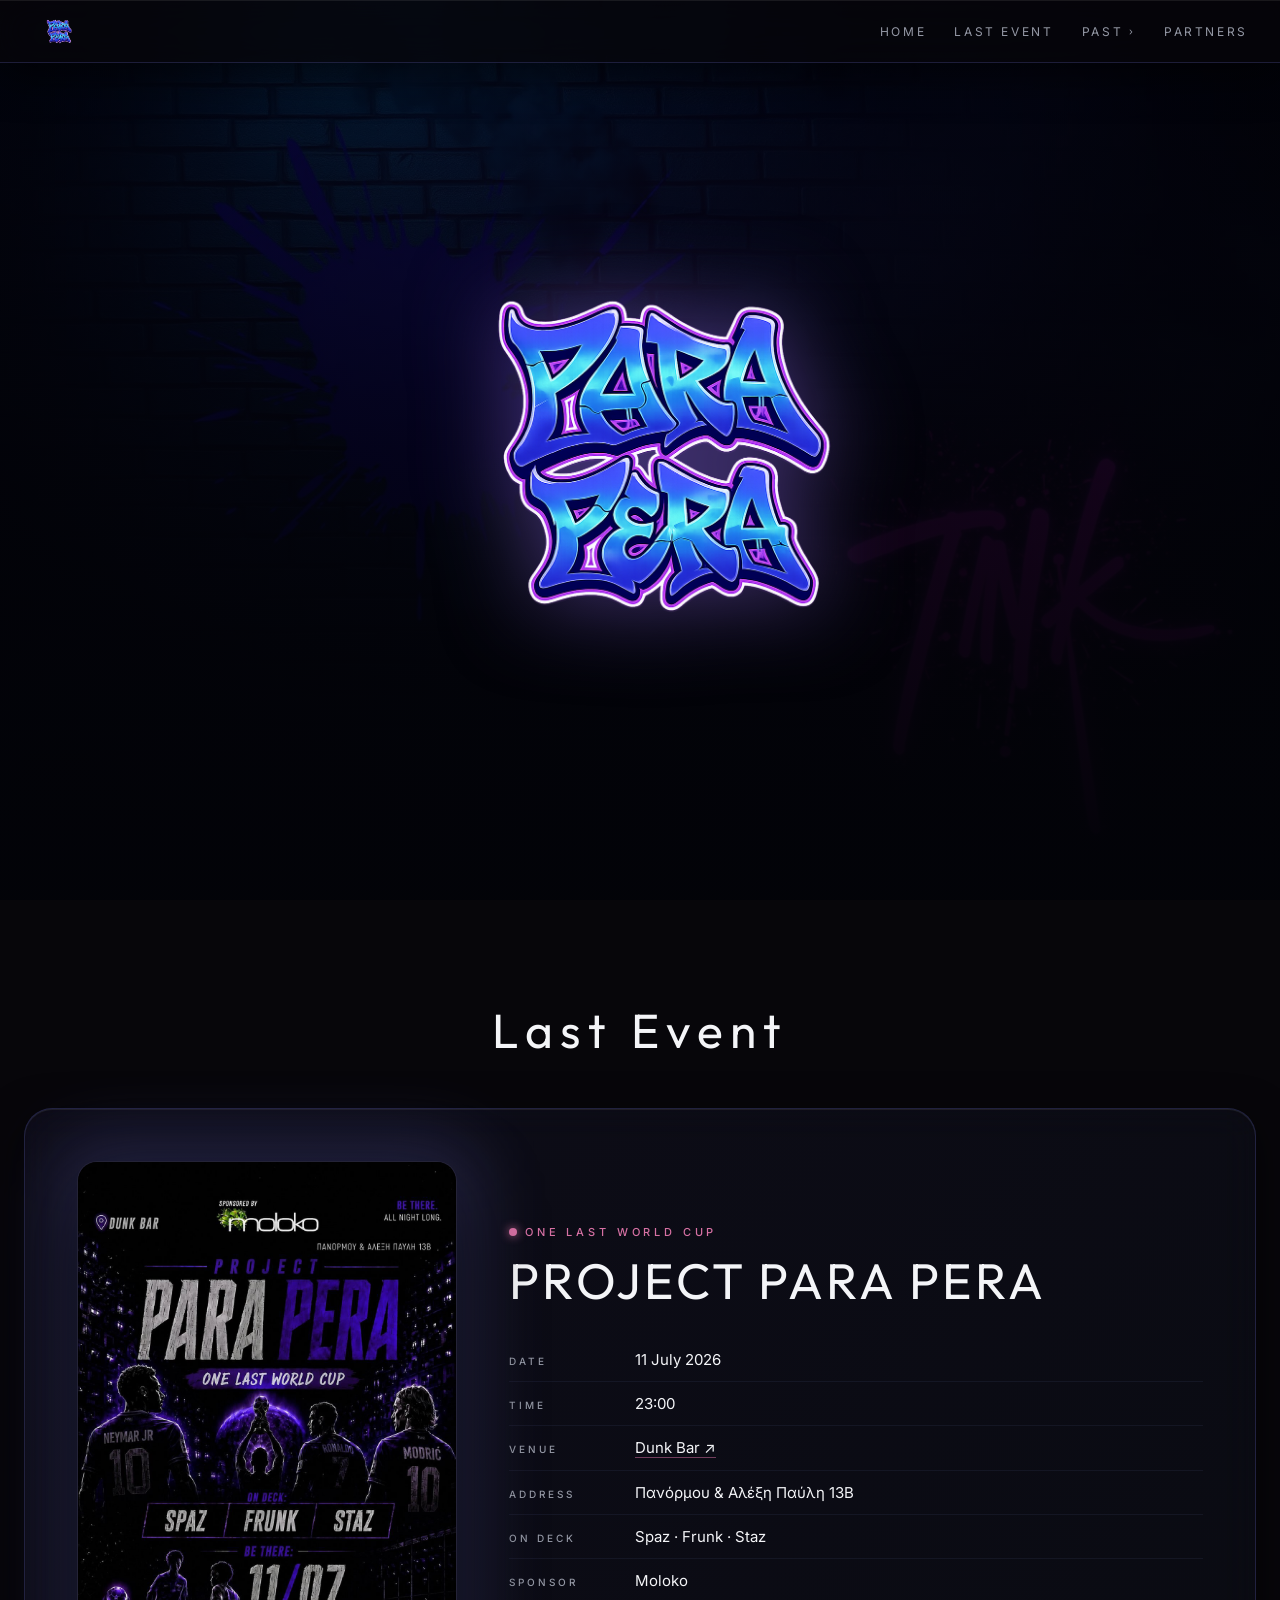
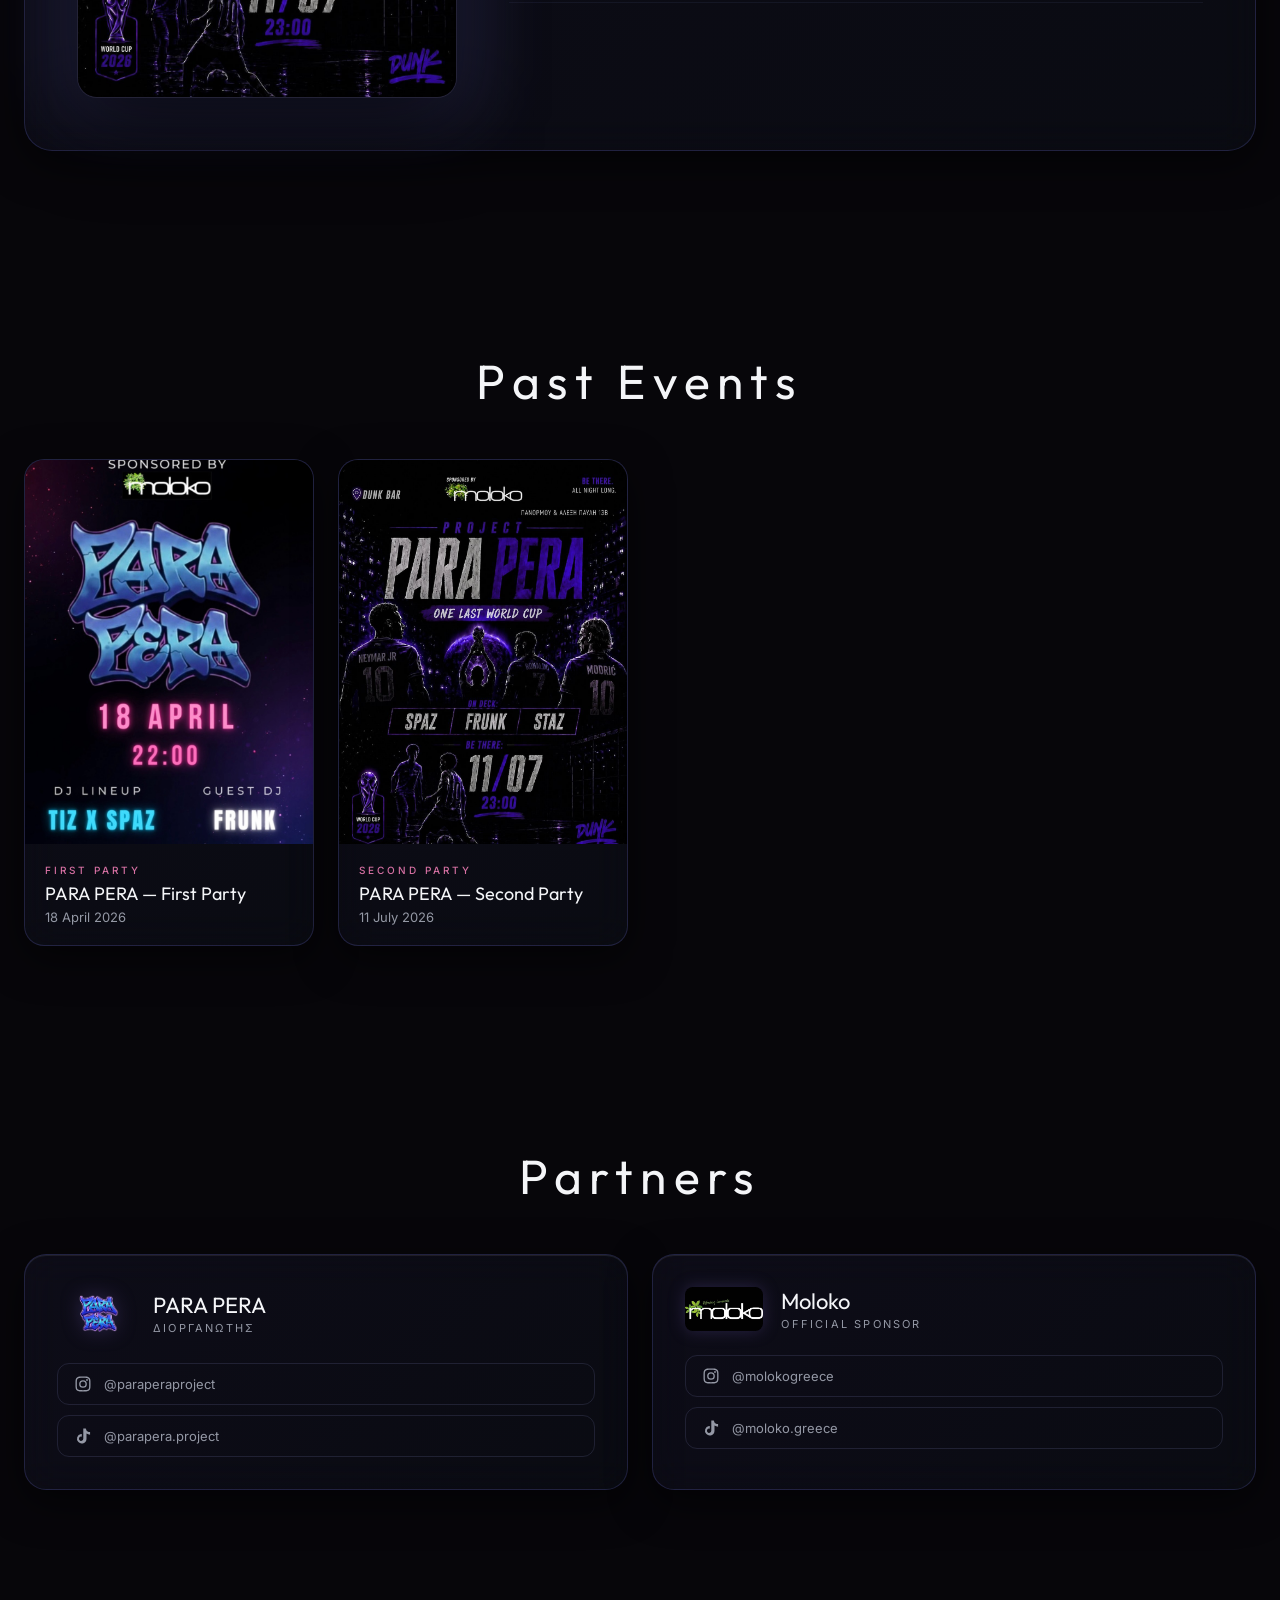
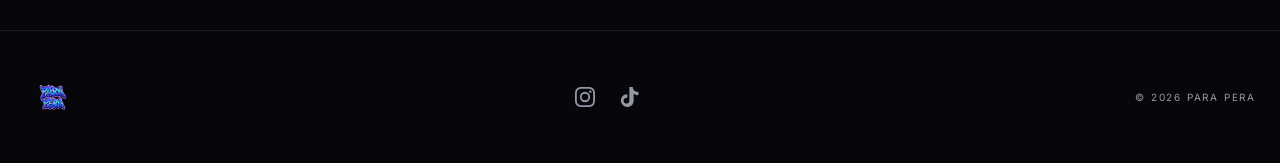
<file: index.html>
<!DOCTYPE html>
<html lang="el">
<head>
<meta charset="UTF-8">
<meta name="viewport" content="width=device-width, initial-scale=1">
<title>PARA PERA PROJECT</title>
<meta name="description" content="Underground luxury nightclub events. Explore the next event, photo gallery, and follow PARA PERA.">
<meta property="og:title" content="PARA PERA PROJECT">
<meta property="og:description" content="Underground luxury nightclub events. Neon nights, unforgettable memories.">
<meta property="og:type" content="website">
<meta name="color-scheme" content="dark">
<meta name="theme-color" content="#07060a">

<!-- CRITICAL: Instant Dark Paint prevents white flash before CSS loads -->
<style>
  :root, html, body {
    background-color: #07060a !important;
    color: #f7f6f9;
    margin: 0;
    padding: 0;
  }
  .hero, .hero-video {
    background-color: #07060a;
  }
</style>

<link rel="preconnect" href="https://fonts.googleapis.com">
<link rel="preconnect" href="https://fonts.gstatic.com" crossorigin>
<link rel="stylesheet" href="https://fonts.googleapis.com/css2?family=Outfit:wght@200;300;400;500;600&family=Inter:wght@300;400;500&display=swap" media="print" onload="this.media='all'">
<noscript>
  <link rel="stylesheet" href="https://fonts.googleapis.com/css2?family=Outfit:wght@200;300;400;500;600&family=Inter:wght@300;400;500&display=swap">
</noscript>
<link rel="stylesheet" href="styles.css">
</head>
<body>

<!-- NAV -->
<header class="site-nav glass-card">
  <div class="nav-inner">
    <a href="#home" class="nav-logo"><img src="logo.png" alt="PARA PERA"></a>
    <nav class="nav-links">
      <a href="#home" class="nav-link">Home</a>
      <a href="#next" class="nav-link">Last Event</a>
      <div class="nav-past" id="navPast">
        <button class="nav-past-trigger" id="navPastTrigger" type="button">Past <span class="chev">›</span></button>
        <div class="glass-card nav-past-menu" id="navPastMenu"></div>
      </div>
      <a href="#partners" class="nav-link">Partners</a>
    </nav>
    <button class="nav-mobile-btn" id="mobileBtn" type="button">Menu</button>
  </div>
  <div class="glass-card nav-mobile-menu" id="mobileMenu">
    <a href="#home" class="nav-link" onclick="closeMobile()">Home</a>
    <a href="#next" class="nav-link" onclick="closeMobile()">Last Event</a>
    <div id="mobilePastList"></div>
    <a href="#partners" class="nav-link" onclick="closeMobile()">Partners</a>
  </div>
</header>

<!-- HERO -->
<section class="hero" id="home">
  <div class="hero-purple-bg"></div>
  <video class="hero-video" autoplay muted loop playsinline poster="hero-bg.jpg">
    <source src="hero.mov" type="video/mp4">
    <source src="hero.mov" type="video/quicktime">
  </video>
  <div class="hero-fade"></div>
  <div class="hero-inner">
    <img src="logo.png" alt="PARA PERA" class="hero-logo float" width="680" height="453">
  </div>

</section>

<!-- LAST / NEXT EVENT -->
<section class="section" id="next">
  <div class="section-inner">
    <h2 class="section-title fd">Last Event</h2>
    <div class="glass-card event-card">
      <div class="event-grid">
        <div class="poster-wrap">
          <div class="poster-glow"></div>
          <img id="nPoster" src="posters/poster-july.jpg" alt="Event poster" loading="eager" decoding="async">
        </div>
        <div class="event-info">
          <p  id="nTagline" class="event-eyebrow">One Last World Cup</p>
          <h3 id="nName"    class="event-title fd">PROJECT PARA PERA</h3>
          <dl class="event-dl">
            <div class="event-row"><dt>Date</dt>    <dd id="nDate">11 July 2026</dd></div>
            <div class="event-row"><dt>Time</dt>    <dd id="nTime">23:00</dd></div>
            <div class="event-row"><dt>Venue</dt>   <dd id="nVenue"><a href="https://maps.app.goo.gl/1PA3sMuLdSoFbnFW6" target="_blank" rel="noopener" class="venue-link">Dunk Bar ↗</a></dd></div>
            <div class="event-row"><dt>Address</dt> <dd id="nAddress">Πανόρμου & Αλέξη Παύλη 13Β</dd></div>
            <div class="event-row"><dt>On Deck</dt> <dd id="nOnDeck">Spaz · Frunk · Staz</dd></div>
            <div class="event-row"><dt>Sponsor</dt> <dd id="nSponsor">Moloko</dd></div>
          </dl>

        </div>
      </div>
    </div>
  </div>
</section>

<!-- PAST EVENTS -->
<section class="section" id="past">
  <div class="section-inner">
    <h2 class="section-title fd">Past Events</h2>
    <div id="pastGrid"></div>
  </div>
</section>

<!-- PARTNERS -->
<section class="section" id="partners">
  <div class="section-inner">
    <h2 class="section-title fd">Partners</h2>
    <div class="sponsors-row">

      <!-- PARA PERA -->
      <div class="glass-card sponsor-card">
        <div class="sponsor-header">
          <img src="logo.png" alt="PARA PERA" class="sponsor-logo-img">
          <div>
            <div class="sponsor-name fd">PARA PERA</div>
            <div class="sponsor-role">Διοργανωτής</div>
          </div>
        </div>
        <div class="sponsor-links">
          <a href="https://www.instagram.com/paraperaproject/" target="_blank" rel="noopener" class="sponsor-link">
            <svg viewBox="0 0 24 24" fill="currentColor"><path d="M12 2c2.717 0 3.056.01 4.122.06 1.065.05 1.79.217 2.428.465.66.254 1.216.598 1.772 1.153.509.5.902 1.105 1.153 1.772.247.637.415 1.363.465 2.428.047 1.066.06 1.405.06 4.122 0 2.717-.01 3.056-.06 4.122-.05 1.065-.218 1.79-.465 2.428a4.883 4.883 0 0 1-1.153 1.772c-.5.508-1.104.902-1.772 1.153-.637.247-1.363.415-2.428.465-1.066.047-1.405.06-4.122.06-2.717 0-3.056-.01-4.122-.06-1.065-.05-1.79-.218-2.428-.465a4.89 4.89 0 0 1-1.772-1.153 4.904 4.904 0 0 1-1.153-1.772c-.248-.637-.415-1.363-.465-2.428C2.013 15.056 2 14.717 2 12c0-2.717.01-3.056.06-4.122.05-1.066.217-1.79.465-2.428a4.88 4.88 0 0 1 1.153-1.772A4.897 4.897 0 0 1 5.45 2.525c.638-.248 1.362-.415 2.428-.465C8.944 2.013 9.283 2 12 2zm0 1.802c-2.67 0-2.987.01-4.04.059-.976.045-1.505.207-1.858.344-.466.181-.8.398-1.15.748-.35.35-.566.683-.747 1.15-.137.353-.3.882-.344 1.857-.05 1.053-.06 1.37-.06 4.04 0 2.67.01 2.987.06 4.04.045.976.207 1.505.344 1.858.181.466.397.8.747 1.15.35.35.684.566 1.15.747.353.137.882.3 1.858.344 1.052.05 1.369.06 4.04.06 2.67 0 2.987-.01 4.04-.06.976-.045 1.505-.207 1.857-.344.467-.181.8-.398 1.15-.748.35-.35.566-.683.747-1.15.137-.352.3-.881.344-1.857.05-1.053.06-1.37.06-4.04 0-2.67-.01-2.987-.06-4.04-.045-.976-.207-1.504-.344-1.857a3.097 3.097 0 0 0-.747-1.15 3.098 3.098 0 0 0-1.15-.748c-.352-.137-.881-.3-1.857-.344-1.053-.05-1.37-.06-4.04-.06zm0 3.064a5.135 5.135 0 1 1 0 10.27 5.135 5.135 0 0 1 0-10.27zm0 8.468a3.333 3.333 0 1 0 0-6.666 3.333 3.333 0 0 0 0 6.666zm6.538-8.671a1.2 1.2 0 1 1-2.4 0 1.2 1.2 0 0 1 2.4 0z"/></svg><span>@paraperaproject</span>
          </a>
          <a href="https://www.tiktok.com/@parapera.project?_r=1&_t=ZN-97gE3BaG4vO" target="_blank" rel="noopener" class="sponsor-link">
            <svg viewBox="0 0 24 24" fill="currentColor"><path d="M19.59 6.69a4.83 4.83 0 0 1-3.77-4.25V2h-3.45v13.67a2.89 2.89 0 0 1-5.2 1.74 2.89 2.89 0 0 1 2.31-4.64 2.93 2.93 0 0 1 .88.13V9.4a6.84 6.84 0 0 0-1-.05A6.33 6.33 0 0 0 5.8 20.1a6.34 6.34 0 0 0 10.86-4.43V8.66a8.16 8.16 0 0 0 4.77 1.52V6.7a4.85 4.85 0 0 1-1.84-.01Z"/></svg><span>@parapera.project</span>
          </a>
        </div>
      </div>

      <!-- MOLOKO -->
      <div class="glass-card sponsor-card">
        <div class="sponsor-header">
          <img src="posters/moloko-logo.jpg" alt="Moloko" class="sponsor-logo-rect">
          <div>
            <div class="sponsor-name fd">Moloko</div>
            <div class="sponsor-role">Official Sponsor</div>
          </div>
        </div>
        <div class="sponsor-links">
          <a href="https://www.instagram.com/molokogreece/" target="_blank" rel="noopener" class="sponsor-link">
            <svg viewBox="0 0 24 24" fill="currentColor"><path d="M12 2c2.717 0 3.056.01 4.122.06 1.065.05 1.79.217 2.428.465.66.254 1.216.598 1.772 1.153.509.5.902 1.105 1.153 1.772.247.637.415 1.363.465 2.428.047 1.066.06 1.405.06 4.122 0 2.717-.01 3.056-.06 4.122-.05 1.065-.218 1.79-.465 2.428a4.883 4.883 0 0 1-1.153 1.772c-.5.508-1.104.902-1.772 1.153-.637.247-1.363.415-2.428.465-1.066.047-1.405.06-4.122.06-2.717 0-3.056-.01-4.122-.06-1.065-.05-1.79-.218-2.428-.465a4.89 4.89 0 0 1-1.772-1.153 4.904 4.904 0 0 1-1.153-1.772c-.248-.637-.415-1.363-.465-2.428C2.013 15.056 2 14.717 2 12c0-2.717.01-3.056.06-4.122.05-1.066.217-1.79.465-2.428a4.88 4.88 0 0 1 1.153-1.772A4.897 4.897 0 0 1 5.45 2.525c.638-.248 1.362-.415 2.428-.465C8.944 2.013 9.283 2 12 2zm0 1.802c-2.67 0-2.987.01-4.04.059-.976.045-1.505.207-1.858.344-.466.181-.8.398-1.15.748-.35.35-.566.683-.747 1.15-.137.353-.3.882-.344 1.857-.05 1.053-.06 1.37-.06 4.04 0 2.67.01 2.987.06 4.04.045.976.207 1.505.344 1.858.181.466.397.8.747 1.15.35.35.684.566 1.15.747.353.137.882.3 1.858.344 1.052.05 1.369.06 4.04.06 2.67 0 2.987-.01 4.04-.06.976-.045 1.505-.207 1.857-.344.467-.181.8-.398 1.15-.748.35-.35.566-.683.747-1.15.137-.352.3-.881.344-1.857.05-1.053.06-1.37.06-4.04 0-2.67-.01-2.987-.06-4.04-.045-.976-.207-1.504-.344-1.857a3.097 3.097 0 0 0-.747-1.15 3.098 3.098 0 0 0-1.15-.748c-.352-.137-.881-.3-1.857-.344-1.053-.05-1.37-.06-4.04-.06zm0 3.064a5.135 5.135 0 1 1 0 10.27 5.135 5.135 0 0 1 0-10.27zm0 8.468a3.333 3.333 0 1 0 0-6.666 3.333 3.333 0 0 0 0 6.666zm6.538-8.671a1.2 1.2 0 1 1-2.4 0 1.2 1.2 0 0 1 2.4 0z"/></svg><span>@molokogreece</span>
          </a>
          <a href="https://www.tiktok.com/@moloko.greece" target="_blank" rel="noopener" class="sponsor-link">
            <svg viewBox="0 0 24 24" fill="currentColor"><path d="M19.59 6.69a4.83 4.83 0 0 1-3.77-4.25V2h-3.45v13.67a2.89 2.89 0 0 1-5.2 1.74 2.89 2.89 0 0 1 2.31-4.64 2.93 2.93 0 0 1 .88.13V9.4a6.84 6.84 0 0 0-1-.05A6.33 6.33 0 0 0 5.8 20.1a6.34 6.34 0 0 0 10.86-4.43V8.66a8.16 8.16 0 0 0 4.77 1.52V6.7a4.85 4.85 0 0 1-1.84-.01Z"/></svg><span>@moloko.greece</span>
          </a>
        </div>
      </div>

    </div>
  </div>
</section>

<!-- FOOTER -->
<footer class="site-footer">
  <div class="footer-inner">
    <a href="#home" class="footer-logo"><img src="logo.png" alt="PARA PERA"></a>
    <div class="footer-social">
      <a href="https://www.instagram.com/paraperaproject/" target="_blank" rel="noopener" aria-label="Instagram"><svg viewBox="0 0 24 24" fill="currentColor"><path d="M12 2c2.717 0 3.056.01 4.122.06 1.065.05 1.79.217 2.428.465.66.254 1.216.598 1.772 1.153.509.5.902 1.105 1.153 1.772.247.637.415 1.363.465 2.428.047 1.066.06 1.405.06 4.122 0 2.717-.01 3.056-.06 4.122-.05 1.065-.218 1.79-.465 2.428a4.883 4.883 0 0 1-1.153 1.772c-.5.508-1.104.902-1.772 1.153-.637.247-1.363.415-2.428.465-1.066.047-1.405.06-4.122.06-2.717 0-3.056-.01-4.122-.06-1.065-.05-1.79-.218-2.428-.465a4.89 4.89 0 0 1-1.772-1.153 4.904 4.904 0 0 1-1.153-1.772c-.248-.637-.415-1.363-.465-2.428C2.013 15.056 2 14.717 2 12c0-2.717.01-3.056.06-4.122.05-1.066.217-1.79.465-2.428a4.88 4.88 0 0 1 1.153-1.772A4.897 4.897 0 0 1 5.45 2.525c.638-.248 1.362-.415 2.428-.465C8.944 2.013 9.283 2 12 2zm0 1.802c-2.67 0-2.987.01-4.04.059-.976.045-1.505.207-1.858.344-.466.181-.8.398-1.15.748-.35.35-.566.683-.747 1.15-.137.353-.3.882-.344 1.857-.05 1.053-.06 1.37-.06 4.04 0 2.67.01 2.987.06 4.04.045.976.207 1.505.344 1.858.181.466.397.8.747 1.15.35.35.684.566 1.15.747.353.137.882.3 1.858.344 1.052.05 1.369.06 4.04.06 2.67 0 2.987-.01 4.04-.06.976-.045 1.505-.207 1.857-.344.467-.181.8-.398 1.15-.748.35-.35.566-.683.747-1.15.137-.352.3-.881.344-1.857.05-1.053.06-1.37.06-4.04 0-2.67-.01-2.987-.06-4.04-.045-.976-.207-1.504-.344-1.857a3.097 3.097 0 0 0-.747-1.15 3.098 3.098 0 0 0-1.15-.748c-.352-.137-.881-.3-1.857-.344-1.053-.05-1.37-.06-4.04-.06zm0 3.064a5.135 5.135 0 1 1 0 10.27 5.135 5.135 0 0 1 0-10.27zm0 8.468a3.333 3.333 0 1 0 0-6.666 3.333 3.333 0 0 0 0 6.666zm6.538-8.671a1.2 1.2 0 1 1-2.4 0 1.2 1.2 0 0 1 2.4 0z"/></svg></a>
      <a href="https://www.tiktok.com/@parapera.project?_r=1&_t=ZN-97gE3BaG4vO" target="_blank" rel="noopener" aria-label="TikTok"><svg viewBox="0 0 24 24" fill="currentColor"><path d="M19.59 6.69a4.83 4.83 0 0 1-3.77-4.25V2h-3.45v13.67a2.89 2.89 0 0 1-5.2 1.74 2.89 2.89 0 0 1 2.31-4.64 2.93 2.93 0 0 1 .88.13V9.4a6.84 6.84 0 0 0-1-.05A6.33 6.33 0 0 0 5.8 20.1a6.34 6.34 0 0 0 10.86-4.43V8.66a8.16 8.16 0 0 0 4.77 1.52V6.7a4.85 4.85 0 0 1-1.84-.01Z"/></svg></a>
    </div>
    <p class="footer-copy">© <span id="yr"></span> PARA PERA</p>
  </div>
</footer>

<script src="events.js"></script>
<script>
document.getElementById('yr').textContent = new Date().getFullYear();

/* Next / Last event */
if (typeof NEXT_EVENT !== 'undefined') {
  const N = NEXT_EVENT;
  const nPoster = document.getElementById('nPoster');
  if (N.poster) nPoster.src = N.poster;
  if (N.tagline) document.getElementById('nTagline').textContent = N.tagline;
  if (N.name) document.getElementById('nName').textContent = N.name;
  if (N.date) document.getElementById('nDate').textContent = N.date;
  if (N.time) document.getElementById('nTime').textContent = N.time;
  if (N.onDeck) document.getElementById('nOnDeck').textContent = Array.isArray(N.onDeck) ? N.onDeck.join(' · ') : N.onDeck;
  if (N.sponsor) document.getElementById('nSponsor').textContent = N.sponsor;
  if (N.address) document.getElementById('nAddress').textContent = N.address;

  /* Venue as clickable link */
  const venueEl = document.getElementById('nVenue');
  if (N.venueUrl) {
    venueEl.innerHTML = `<a href="${N.venueUrl}" target="_blank" rel="noopener" class="venue-link">${N.venue || 'Google Maps'} ↗</a>`;
  } else if (N.venue) {
    venueEl.textContent = N.venue;
  }
}

/* Nav past dropdown */
const trigger = document.getElementById('navPastTrigger');
const menu    = document.getElementById('navPastMenu');
if (typeof PAST_EVENTS !== 'undefined' && Array.isArray(PAST_EVENTS)) {
  menu.innerHTML = PAST_EVENTS.map(e => `<a href="past.html?event=${e.slug}">${e.label}</a>`).join('');
  
  trigger.addEventListener('click', (e) => {
    e.stopPropagation();
    trigger.classList.toggle('open');
    menu.classList.toggle('open');
  });
  
  document.addEventListener('click', (e) => {
    if (!document.getElementById('navPast').contains(e.target)) {
      trigger.classList.remove('open');
      menu.classList.remove('open');
    }
  });

  /* Mobile nav */
  const mBtn  = document.getElementById('mobileBtn');
  const mMenu = document.getElementById('mobileMenu');
  document.getElementById('mobilePastList').innerHTML =
    '<div style="display:flex;flex-direction:column;gap:10px;margin-top:6px;">' +
    PAST_EVENTS.map(e => `<a href="past.html?event=${e.slug}" class="nav-link" onclick="closeMobile()">${e.label}</a>`).join('') + '</div>';
  
  mBtn.addEventListener('click', () => {
    const o = mMenu.classList.toggle('open');
    mBtn.textContent = o ? 'Close' : 'Menu';
  });

  /* Past grid */
  const grid = document.getElementById('pastGrid');
  if (!PAST_EVENTS.length) {
    grid.innerHTML = '<div class="empty-note">Δεν υπάρχουν past events ακόμα.</div>';
  } else {
    grid.className = 'past-grid' + (PAST_EVENTS.length === 1 ? ' single' : '');
    grid.innerHTML = PAST_EVENTS.map(e => {
      const cover = e.poster || (typeof getPhotoUrls === 'function' ? getPhotoUrls(e)[0] : '') || '';
      return `<a href="past.html?event=${e.slug}" class="glass-card past-card">
        <div class="thumb"><img src="${cover}" alt="${e.name}" loading="lazy" decoding="async"></div>
        <div class="info">
          <div class="lbl">${e.label}</div>
          <div class="name">${e.name}</div>
          <div class="date">${e.date}</div>
        </div>
      </a>`;
    }).join('');
  }
}

function closeMobile() {
  const mMenu = document.getElementById('mobileMenu');
  const mBtn  = document.getElementById('mobileBtn');
  if (mMenu) mMenu.classList.remove('open');
  if (mBtn) mBtn.textContent = 'Menu';
}
</script>
</body>
</html>
</file>
<file: styles.css>
/* =========================================================
   PARA PERA — styles.css
   ========================================================= */
:root {
  --bg-hex:      #07060a;
  --bg:          oklch(0.10 0.018 275);
  --fg:          oklch(0.97 0.005 280);
  --surface:     oklch(0.14 0.025 275 / 0.7);
  --accent:      oklch(0.55 0.14 280);
  --accent-soft: oklch(0.65 0.10 250);
  --accent-pink: oklch(0.68 0.14 350);
  --muted-fg:    oklch(0.68 0.02 275);
  --border:      oklch(0.55 0.08 280 / 0.22);
  --font-d: "Outfit", -apple-system, BlinkMacSystemFont, "Segoe UI", Roboto, sans-serif;
  --font-s: "Inter", -apple-system, BlinkMacSystemFont, "Segoe UI", Roboto, sans-serif;
}

*, *::before, *::after { margin:0; padding:0; box-sizing:border-box; }

/* Never allow white flash or white background */
html {
  background-color: #07060a;
  background: var(--bg, #07060a);
  color: #f7f6f9;
  scroll-behavior: smooth;
  color-scheme: dark;
}

body {
  background-color: #07060a;
  background: var(--bg, #07060a);
  color: var(--fg, #f7f6f9);
  font-family: var(--font-s);
  font-weight: 400;
  overflow-x: hidden;
  min-height: 100vh;
  -webkit-font-smoothing: antialiased;
  -moz-osx-font-smoothing: grayscale;
}

a     { color:inherit; text-decoration:none; }
img   { display:block; max-width:100%; }
::selection { background:var(--accent); color:#fff; }
.fd   { font-family:var(--font-d); }
.muted{ color:var(--muted-fg); }

/* Custom scrollbar */
::-webkit-scrollbar { width: 8px; }
::-webkit-scrollbar-track { background: #07060a; }
::-webkit-scrollbar-thumb { background: rgba(139, 92, 246, 0.3); border-radius: 4px; }
::-webkit-scrollbar-thumb:hover { background: rgba(139, 92, 246, 0.55); }

.glass-card {
  background: #0d0a16;
  background: linear-gradient(135deg,
    color-mix(in oklab, var(--accent) 7%, transparent),
    color-mix(in oklab, var(--accent-soft) 4%, transparent));
  backdrop-filter: blur(18px) saturate(130%);
  -webkit-backdrop-filter: blur(18px) saturate(130%);
  border: 1px solid rgba(139, 92, 246, 0.25);
  border: 1px solid color-mix(in oklab, var(--accent) 26%, transparent);
  box-shadow: 0 12px 40px rgba(0, 0, 0, 0.55),
              inset 0 1px 0 rgba(255, 255, 255, 0.08);
}

@keyframes float {
  0%,100% { transform:translateY(0); }
  50%     { transform:translateY(-12px); }
}
.float { animation:float 8s ease-in-out infinite; }
@media (prefers-reduced-motion:reduce) { .float { animation:none; } }

/* ── NAV ─────────────────────────────────────────────── */
.site-nav {
  position:fixed; inset:0 0 auto 0; z-index:50;
  border-radius:0; border-left:none; border-right:none; border-top:none;
  background: rgba(7, 6, 10, 0.75);
  backdrop-filter:blur(16px);
  -webkit-backdrop-filter:blur(16px);
}
.nav-inner {
  max-width:1280px; margin:0 auto;
  display:flex; align-items:center; justify-content:space-between;
  padding:14px 32px;
}
.nav-logo img {
  height: 34px;
  width: auto;
  transition: transform 0.25s ease;
}
.nav-logo:hover img {
  transform: scale(1.04);
}

.nav-links { display:flex; align-items:center; gap:28px; flex-shrink:0; }
.nav-link  {
  font-size:12px; font-weight:400; letter-spacing:0.22em;
  text-transform:uppercase; color:var(--muted-fg);
  white-space:nowrap; transition:color .2s, transform .2s;
  display: inline-flex; align-items: center; gap: 4px;
}
.nav-link:hover { color:var(--fg); }

.nav-past { position:relative; }
.nav-past-trigger {
  display:flex; align-items:center; gap:6px;
  background:none; border:none; cursor:pointer;
  font:inherit; font-size:12px; font-weight:400;
  letter-spacing:0.22em; text-transform:uppercase;
  color:var(--muted-fg); white-space:nowrap;
  transition: color 0.2s;
}
.nav-past-trigger:hover { color:var(--fg); }
.nav-past-trigger .chev { transition:transform .2s; font-size:10px; }
.nav-past-trigger.open  .chev { transform:rotate(90deg); }

.nav-past-menu {
  position:absolute; right:0; top:calc(100% + 12px);
  display:none; min-width:170px;
  border-radius:12px; padding:8px;
  flex-direction:column; z-index:60;
  background: rgba(14, 11, 22, 0.95);
  box-shadow: 0 16px 36px rgba(0, 0, 0, 0.7);
}
.nav-past-menu.open { display:flex; }
.nav-past-menu a {
  border-radius:8px; padding:10px 14px; text-align:left;
  font-size:12px; font-weight:400; letter-spacing:0.2em;
  text-transform:uppercase; color:var(--muted-fg); white-space:nowrap;
  transition:background .2s, color .2s, padding-left .2s;
}
.nav-past-menu a:hover {
  background:rgba(139, 92, 246, 0.16);
  color:var(--fg);
  padding-left: 18px;
}

.nav-mobile-btn {
  display:none; border:1px solid var(--border); border-radius:8px;
  background:rgba(255, 255, 255, 0.05); color:var(--fg); font:inherit; font-size:11px;
  letter-spacing:0.2em; text-transform:uppercase; padding:8px 16px; cursor:pointer;
  transition: background 0.2s, border-color 0.2s;
}
.nav-mobile-btn:hover {
  background: rgba(139, 92, 246, 0.2);
  border-color: var(--accent);
}
.nav-mobile-menu {
  display:none; margin:0 20px 16px; padding:20px;
  flex-direction:column; gap:16px; border-radius:16px;
  background: rgba(12, 9, 20, 0.96);
}
.nav-mobile-menu.open { display:flex; }
@media (max-width:768px) {
  .nav-links      { display:none; }
  .nav-mobile-btn { display:inline-block; }
}

/* ── HERO ────────────────────────────────────────────── */
.hero {
  position:relative; min-height:100vh;
  display:flex; align-items:center; justify-content:center;
  overflow:hidden; isolation:isolate;
  background-color: #07060a;
}
.hero-purple-bg {
  position:absolute; inset:0; z-index:-3;
  background: radial-gradient(ellipse 80% 60% at 50% 30%,
    oklch(0.18 0.08 290) 0%, oklch(0.12 0.05 280) 40%, oklch(0.08 0.02 275) 100%);
}
.hero-video {
  position:absolute; inset:0; z-index:-2;
  width:100%; height:100%; object-fit:cover; opacity:0.35;
  background-color: #07060a;
}
.hero-fade {
  position:absolute; inset:0; z-index:-1;
  background:linear-gradient(to bottom,
    color-mix(in oklab, var(--bg) 50%, transparent),
    color-mix(in oklab, var(--bg) 80%, transparent),
    var(--bg));
}
.hero-inner {
  display:flex; flex-direction:column; align-items:center;
  text-align:center; padding:0 24px;
}
.hero-logo {
  width:420px;
  filter:drop-shadow(0 0 44px rgba(120,90,200,0.55));
}
@media (min-width:640px) { .hero-logo { width:560px; } }
@media (min-width:768px) { .hero-logo { width:680px; } }

/* Hero scroll down prompt */
.hero-scroll-indicator {
  position: absolute; bottom: 32px; left: 50%;
  transform: translateX(-50%);
  display: flex; flex-direction: column; align-items: center; gap: 8px;
  font-size: 11px; letter-spacing: 0.28em; text-transform: uppercase;
  color: var(--muted-fg); opacity: 0.75; transition: opacity .25s, transform .25s;
  cursor: pointer; z-index: 10;
}
.hero-scroll-indicator:hover {
  opacity: 1; transform: translateX(-50%) translateY(4px); color: var(--fg);
}
.hero-scroll-indicator svg {
  animation: bounce 2s infinite ease-in-out;
}
@keyframes bounce {
  0%, 100% { transform: translateY(0); }
  50%      { transform: translateY(6px); }
}

/* ── SECTIONS ────────────────────────────────────────── */
.section { padding:100px 24px; }
.section-inner { max-width:1280px; margin:0 auto; }
.section-title {
  text-align:center; font-family:var(--font-d);
  font-weight:400; letter-spacing:0.15em;
  font-size:clamp(28px, 5vw, 48px);
}
.section-sub { text-align:center; margin-top:12px; font-size:14px; }

/* ── NEXT / LAST EVENT ───────────────────────────────── */
.event-card { margin-top:48px; border-radius:28px; padding:36px; }
@media (min-width:640px) { .event-card { padding:52px; } }

.event-grid { display:grid; grid-template-columns:1fr; gap:40px; }
@media (min-width:820px) {
  .event-grid { grid-template-columns:380px minmax(0,1fr); align-items:center; gap:52px; }
}

.poster-wrap { position:relative; width:100%; max-width:420px; margin:0 auto; }
.poster-glow {
  position:absolute; inset:-18px; z-index:-1;
  border-radius:28px;
  background:color-mix(in oklab, var(--accent) 32%, transparent);
  filter:blur(36px); opacity:0.95;
}
.poster-wrap img {
  width:100%; border-radius:20px; border:1px solid var(--border);
  box-shadow:0 32px 80px rgba(0,0,0,0.65);
  background: #110e1a;
}

.event-info    { display:flex; flex-direction:column; }
.event-eyebrow {
  display: inline-flex; align-items: center; gap: 8px;
  font-size:11px; font-weight:500; letter-spacing:0.35em;
  text-transform:uppercase; color:var(--accent-pink); margin-bottom:14px;
}
.event-eyebrow::before {
  content: ''; width: 8px; height: 8px; border-radius: 50%;
  background: var(--accent-pink);
  box-shadow: 0 0 10px var(--accent-pink);
}

.event-title   {
  font-family:var(--font-d); font-weight:400;
  font-size:clamp(30px, 4.5vw, 50px);
  letter-spacing:0.06em; line-height:1.1; margin-bottom:30px;
}
.event-dl      { display:flex; flex-direction:column; margin-bottom:32px; }
.event-row     {
  display:grid; grid-template-columns:110px minmax(0,1fr);
  align-items:baseline; gap:16px;
  border-bottom:1px solid color-mix(in oklab, var(--border) 50%, transparent);
  padding:12px 0;
}
.event-row dt  { font-size:10px; font-weight:500; letter-spacing:0.3em; text-transform:uppercase; color:var(--muted-fg); }
.event-row dd  { font-size:15px; font-weight:400; }

.venue-link {
  color:var(--fg);
  border-bottom:1px solid color-mix(in oklab, var(--accent-pink) 50%, transparent);
  transition:color .2s, border-color .2s;
  display: inline-flex; align-items: center; gap: 4px;
}
.venue-link:hover { color:var(--accent-pink); border-color:var(--accent-pink); }

/* Event action buttons */
.event-actions {
  display: flex; flex-wrap: wrap; gap: 14px; margin-top: 8px;
}
.btn-primary {
  display: inline-flex; align-items: center; justify-content: center; gap: 10px;
  background: linear-gradient(135deg, rgba(139, 92, 246, 0.9), rgba(217, 70, 239, 0.85));
  color: #fff; font-size: 13px; font-weight: 500; letter-spacing: 0.12em;
  text-transform: uppercase; padding: 14px 24px; border-radius: 12px;
  box-shadow: 0 8px 24px rgba(139, 92, 246, 0.35);
  transition: transform .2s, box-shadow .2s, filter .2s;
}
.btn-primary:hover {
  transform: translateY(-2px);
  box-shadow: 0 12px 30px rgba(139, 92, 246, 0.55);
  filter: brightness(1.1);
}
.btn-secondary {
  display: inline-flex; align-items: center; justify-content: center; gap: 10px;
  background: rgba(255, 255, 255, 0.05);
  border: 1px solid var(--border);
  color: var(--fg); font-size: 13px; font-weight: 500; letter-spacing: 0.12em;
  text-transform: uppercase; padding: 14px 24px; border-radius: 12px;
  transition: background .2s, border-color .2s, transform .2s;
}
.btn-secondary:hover {
  background: rgba(139, 92, 246, 0.15);
  border-color: var(--accent);
  transform: translateY(-2px);
}

/* ── PAST EVENTS ─────────────────────────────────────── */
.past-grid { margin-top:48px; display:grid; grid-template-columns:repeat(auto-fill,minmax(240px,1fr)); gap:24px; }
.past-grid.single { justify-content:center; }
.past-card { border-radius:20px; overflow:hidden; display:block; transition:transform .25s, box-shadow .25s; }
.past-card:hover { transform:translateY(-6px); box-shadow: 0 20px 48px rgba(0, 0, 0, 0.6); }
.past-card .thumb { aspect-ratio:3/4; overflow:hidden; background: #120e1e; position: relative; }
.past-card .thumb img { width:100%; height:100%; object-fit:cover; transition:transform .45s ease; }
.past-card:hover .thumb img { transform:scale(1.06); }
.past-card .info  { padding:20px; }
.past-card .info .lbl  { font-size:10px; font-weight:500; letter-spacing:0.3em; text-transform:uppercase; color:var(--accent-pink); }
.past-card .info .name { margin-top:6px; font-family:var(--font-d); font-size:18px; font-weight:400; }
.past-card .info .date { margin-top:4px; font-size:13px; color:var(--muted-fg); }

/* ── PAST DETAIL (past.html) ─────────────────────────── */
.detail-card    { border-radius:28px; padding:36px; }
@media (min-width:640px) { .detail-card { padding:52px; } }
.detail-eyebrow { font-size:11px; letter-spacing:0.35em; text-transform:uppercase; color:var(--accent-pink); margin-bottom:10px; }
.detail-title   { font-family:var(--font-d); font-weight:400; font-size:clamp(26px,4vw,42px); margin-bottom:28px; }

.detail-poster-wrap { position:relative; max-width:340px; margin:0 auto 36px; }
@media (min-width:700px) { .detail-poster-wrap { float:left; margin:0 40px 24px 0; } }
.detail-poster-glow {
  position:absolute; inset:-14px; z-index:-1; border-radius:20px;
  background:color-mix(in oklab, var(--accent) 24%, transparent);
  filter:blur(30px); opacity:0.9;
}
.detail-poster-wrap img { width:100%; border-radius:18px; border:1px solid var(--border); box-shadow:0 24px 60px rgba(0,0,0,0.6); background: #120e1e; }
.detail-clearfix { clear:both; }

.detail-dl  { display:flex; flex-direction:column; max-width:440px; margin-bottom:40px; }
.detail-row {
  display:grid; grid-template-columns:110px minmax(0,1fr);
  align-items:baseline; gap:12px;
  border-bottom:1px solid color-mix(in oklab, var(--border) 50%, transparent);
  padding:12px 0;
}
.detail-row dt { font-size:10px; font-weight:500; letter-spacing:0.3em; text-transform:uppercase; color:var(--muted-fg); }
.detail-row dd { font-size:15px; font-weight:400; }

.gallery-header {
  margin-top: 36px; margin-bottom: 20px;
  display: flex; align-items: baseline; justify-content: space-between;
}
.gallery-title { font-size: 18px; font-family: var(--font-d); letter-spacing: 0.12em; text-transform: uppercase; }
.gallery-count { font-size: 12px; color: var(--muted-fg); letter-spacing: 0.2em; text-transform: uppercase; }

.photo-grid { display:grid; grid-template-columns:repeat(2,1fr); gap:14px; }
@media (min-width:540px) { .photo-grid { grid-template-columns:repeat(3,1fr); gap:16px; } }
@media (min-width:840px) { .photo-grid { grid-template-columns:repeat(4,1fr); gap:16px; } }

.photo-item {
  display:block; aspect-ratio:1; overflow:hidden; border-radius:14px;
  border:1px solid var(--border); cursor:pointer; background: #130f1e;
  position: relative; transition: transform .25s, border-color .25s, box-shadow .25s;
}
.photo-item:hover {
  transform: translateY(-3px) scale(1.02);
  border-color: rgba(217, 70, 239, 0.45);
  box-shadow: 0 12px 28px rgba(0,0,0,0.5);
}
.photo-item img {
  width:100%; height:100%; object-fit:cover; transition:transform .5s ease;
  background: #130f1e;
}
.photo-item:hover img { transform:scale(1.08); }

.back-link {
  font-size:12px; letter-spacing:0.25em; text-transform:uppercase; color:var(--muted-fg);
  display: inline-flex; align-items: center; gap: 6px; transition: color .2s, transform .2s;
}
.back-link:hover { color:var(--fg); transform: translateX(-4px); }

/* ── SPONSORSHIPS ────────────────────────────────────── */
.sponsors-row {
  margin-top:48px;
  display:grid;
  grid-template-columns:repeat(auto-fit, minmax(280px,1fr));
  gap:24px;
}
.sponsor-card { border-radius:22px; padding:32px; display:flex; flex-direction:column; gap:24px; }
.sponsor-header { display:flex; align-items:center; gap:18px; }
.sponsor-logo-img {
  height:52px; width:auto; flex-shrink:0;
  object-fit:contain;
  filter:drop-shadow(0 0 10px rgba(120,90,200,0.3));
}
.sponsor-logo-rect {
  height:44px; width:auto; flex-shrink:0;
  max-width:115px;
  object-fit:contain; border-radius:8px;
  filter:drop-shadow(0 0 8px rgba(120,90,200,0.25));
}
.sponsor-name { font-family:var(--font-d); font-size:22px; font-weight:400; }
.sponsor-role { font-size:11px; font-weight:400; letter-spacing:0.2em; text-transform:uppercase; margin-top:2px; color:var(--muted-fg); }
.sponsor-links { display:flex; flex-direction:column; gap:10px; }
.sponsor-link {
  display:flex; align-items:center; gap:12px;
  padding:11px 16px; border-radius:12px; border:1px solid var(--border);
  font-size:13px; font-weight:400; color:var(--muted-fg);
  transition:background .2s, color .2s, border-color .2s;
}
.sponsor-link:hover {
  background:rgba(139, 92, 246, 0.16);
  border-color:rgba(139, 92, 246, 0.45);
  color:var(--fg);
}
.sponsor-link svg { width:18px; height:18px; flex-shrink:0; }

/* ── LIGHTBOX (PRO GALLERIA) ─────────────────────────── */
.lightbox {
  position:fixed; inset:0; background:rgba(3,2,6,0.96);
  display:none; align-items:center; justify-content:center;
  z-index:1000; padding:20px;
  backdrop-filter: blur(14px);
  -webkit-backdrop-filter: blur(14px);
  opacity: 0; transition: opacity .25s ease;
  user-select: none;
}
.lightbox.active { display:flex; opacity: 1; }

.lightbox-img-wrap {
  position: relative; max-width: 92vw; max-height: 86vh;
  display: flex; align-items: center; justify-content: center;
}
.lightbox img {
  max-width:90vw; max-height:84vh; border-radius:12px;
  box-shadow:0 0 60px rgba(139,92,246,0.3), 0 20px 50px rgba(0,0,0,0.8);
  border: 1px solid rgba(255, 255, 255, 0.08);
  transition: transform .2s ease;
}

.lightbox-topbar {
  position: absolute; top: 20px; left: 24px; right: 24px;
  display: flex; align-items: center; justify-content: space-between;
  z-index: 1010; pointer-events: none;
}
.lightbox-counter {
  font-size: 13px; letter-spacing: 0.25em; text-transform: uppercase;
  color: var(--muted-fg); background: rgba(0,0,0,0.5); padding: 6px 14px;
  border-radius: 20px; border: 1px solid rgba(255,255,255,0.1);
  pointer-events: auto;
}
.lightbox-close {
  font-size: 28px; cursor: pointer; line-height: 1; width: 44px; height: 44px;
  display: flex; align-items: center; justify-content: center;
  border-radius: 50%; background: rgba(255,255,255,0.08);
  border: 1px solid rgba(255,255,255,0.12); color: #fff;
  transition: background .2s, transform .2s; pointer-events: auto;
}
.lightbox-close:hover { background: rgba(217, 70, 239, 0.4); transform: scale(1.08); }

.lightbox-nav-btn {
  position: absolute; top: 50%; transform: translateY(-50%);
  width: 48px; height: 48px; border-radius: 50%;
  background: rgba(255, 255, 255, 0.08); border: 1px solid rgba(255, 255, 255, 0.14);
  color: #fff; font-size: 24px; display: flex; align-items: center; justify-content: center;
  cursor: pointer; z-index: 1010; transition: background .2s, transform .2s;
}
.lightbox-nav-btn:hover {
  background: rgba(139, 92, 246, 0.45); transform: translateY(-50%) scale(1.1);
}
.lb-prev { left: 20px; }
.lb-next { right: 20px; }
@media (max-width: 600px) {
  .lightbox-nav-btn { width: 40px; height: 40px; font-size: 20px; }
  .lb-prev { left: 10px; }
  .lb-next { right: 10px; }
}

/* ── FOOTER ──────────────────────────────────────────── */
.site-footer { border-top:1px solid var(--border); padding:48px 24px; margin-top: 40px; }
.footer-inner {
  max-width:1280px; margin:0 auto;
  display:flex; flex-direction:column; align-items:center; gap:20px; text-align:center;
}
@media (min-width:640px) { .footer-inner { flex-direction:row; justify-content:space-between; text-align:left; } }
.footer-logo img { height:36px; width:auto; }
.footer-social   { display:flex; align-items:center; gap:20px; }
.footer-social a { color:var(--muted-fg); transition:color .2s, transform .2s; display: inline-flex; }
.footer-social a:hover { color:var(--accent-pink); transform: translateY(-2px); }
.footer-social svg { width:24px; height:24px; }
.footer-copy { font-size:10px; font-weight:400; letter-spacing:0.18em; text-transform:uppercase; color:var(--muted-fg); }

.empty-note {
  grid-column:1/-1; text-align:center; padding:48px 20px;
  border:1px dashed var(--border); border-radius:14px;
  font-size:14px; color:var(--muted-fg);
}
</file>
